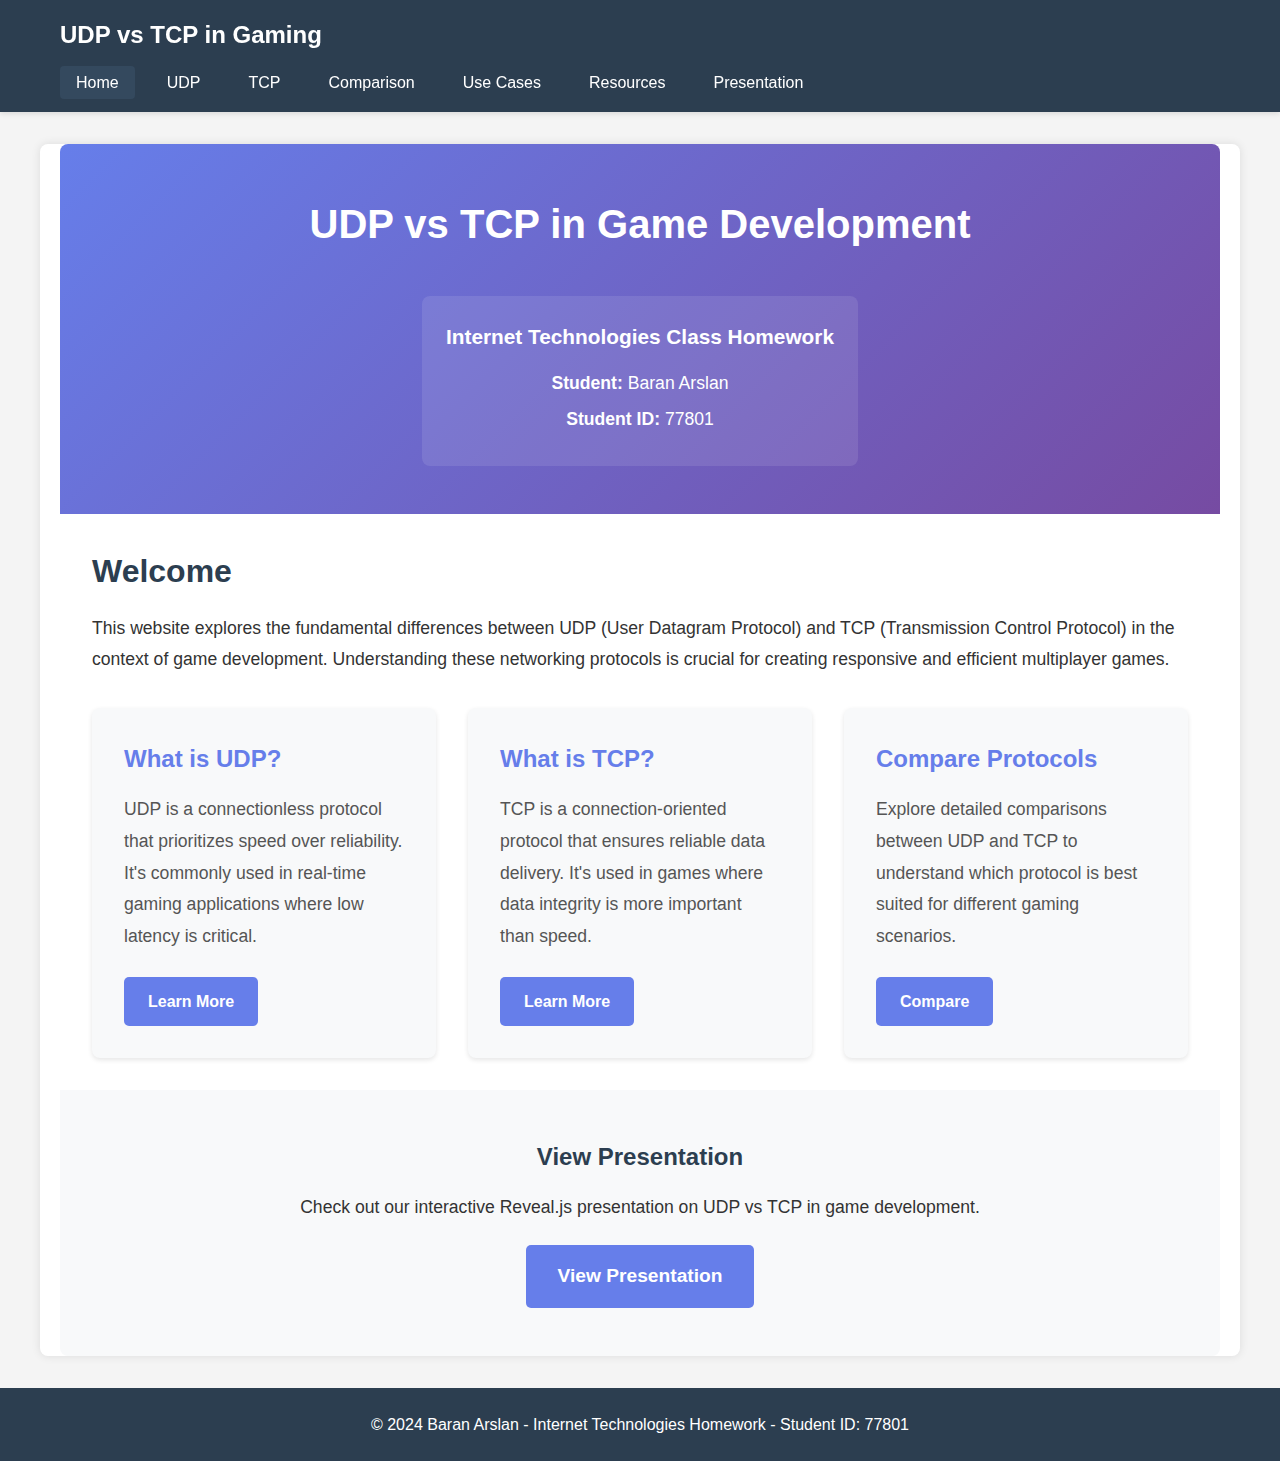
<file: index.html>
<!DOCTYPE html>
<html lang="en">
<head>
    <meta charset="UTF-8">
    <meta name="viewport" content="width=device-width, initial-scale=1.0">
    <title>UDP vs TCP in Game Development - Home</title>
    <link rel="stylesheet" href="styles.css">
</head>
<body>
    <nav class="navbar">
        <div class="nav-container">
            <h1 class="nav-title">UDP vs TCP in Gaming</h1>
            <ul class="nav-menu">
                <li><a href="index.html" class="active">Home</a></li>
                <li><a href="udp.html">UDP</a></li>
                <li><a href="tcp.html">TCP</a></li>
                <li><a href="comparison.html">Comparison</a></li>
                <li><a href="usecases.html">Use Cases</a></li>
                <li><a href="resources.html">Resources</a></li>
                <li><a href="presentation.html">Presentation</a></li>
            </ul>
        </div>
    </nav>

    <main class="container">
        <section class="hero">
            <h1>UDP vs TCP in Game Development</h1>
            <div class="student-info">
                <h3>Internet Technologies Class Homework</h3>
                <p><strong>Student:</strong> Baran Arslan</p>
                <p><strong>Student ID:</strong> 77801</p>
            </div>
        </section>

        <section class="content">
            <h2>Welcome</h2>
            <p>
                This website explores the fundamental differences between UDP (User Datagram Protocol) 
                and TCP (Transmission Control Protocol) in the context of game development. 
                Understanding these networking protocols is crucial for creating responsive and 
                efficient multiplayer games.
            </p>

            <div class="intro-cards">
                <div class="card">
                    <h3>What is UDP?</h3>
                    <p>
                        UDP is a connectionless protocol that prioritizes speed over reliability. 
                        It's commonly used in real-time gaming applications where low latency is critical.
                    </p>
                    <a href="udp.html" class="btn">Learn More</a>
                </div>

                <div class="card">
                    <h3>What is TCP?</h3>
                    <p>
                        TCP is a connection-oriented protocol that ensures reliable data delivery. 
                        It's used in games where data integrity is more important than speed.
                    </p>
                    <a href="tcp.html" class="btn">Learn More</a>
                </div>

                <div class="card">
                    <h3>Compare Protocols</h3>
                    <p>
                        Explore detailed comparisons between UDP and TCP to understand which protocol 
                        is best suited for different gaming scenarios.
                    </p>
                    <a href="comparison.html" class="btn">Compare</a>
                </div>
            </div>
        </section>

        <section class="presentation-link">
            <h2>View Presentation</h2>
            <p>Check out our interactive Reveal.js presentation on UDP vs TCP in game development.</p>
            <a href="presentation.html" class="btn btn-large">View Presentation</a>
        </section>
    </main>

    <footer>
        <p>&copy; 2024 Baran Arslan - Internet Technologies Homework - Student ID: 77801</p>
    </footer>
</body>
</html>
</file>
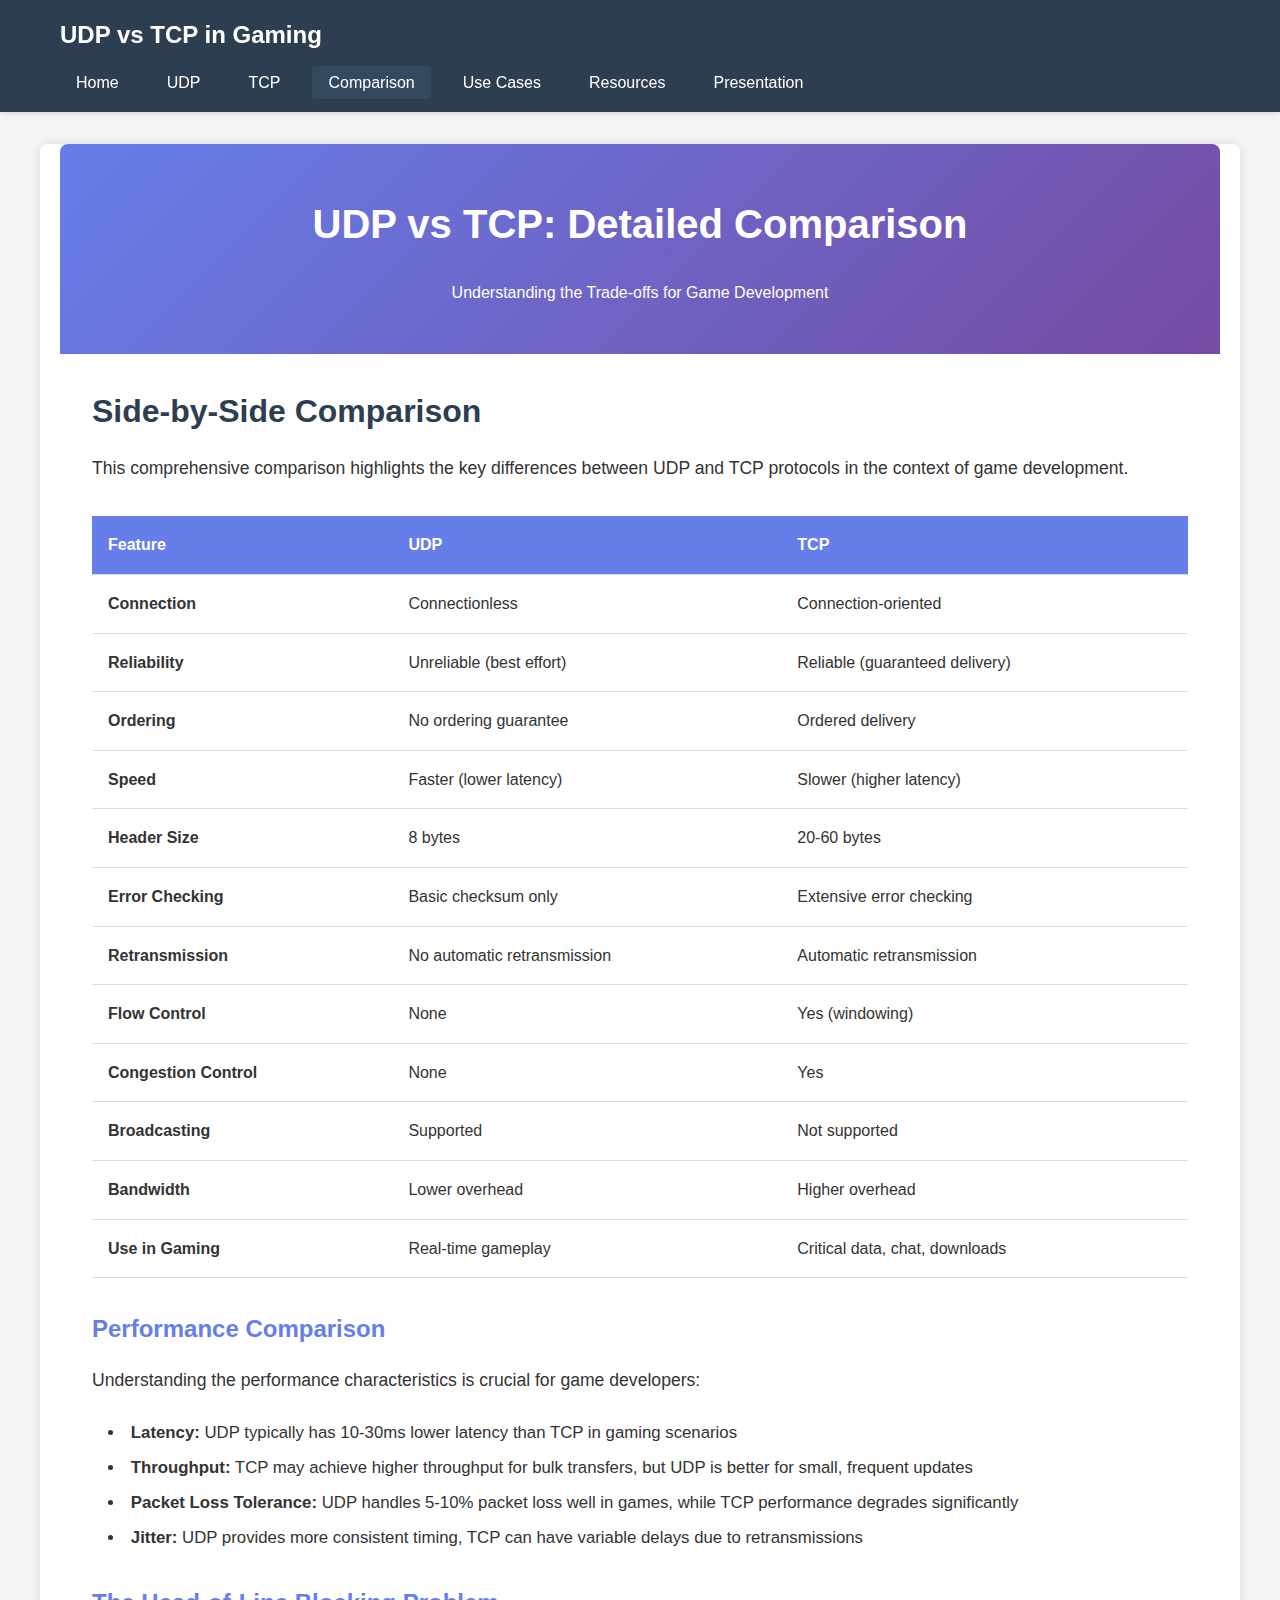
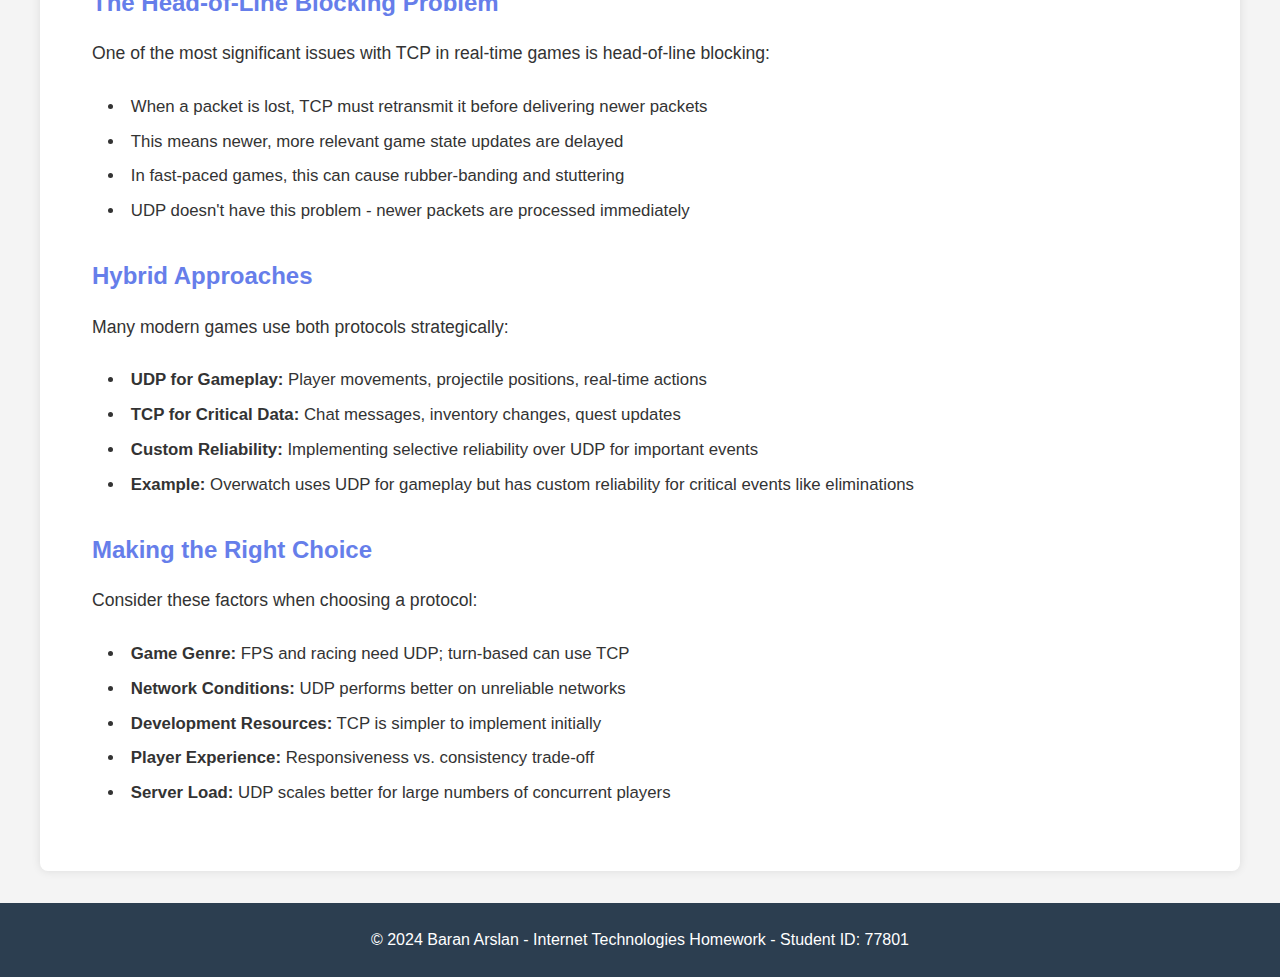
<file: comparison.html>
<!DOCTYPE html>
<html lang="en">
<head>
    <meta charset="UTF-8">
    <meta name="viewport" content="width=device-width, initial-scale=1.0">
    <title>UDP vs TCP Comparison - Game Development</title>
    <link rel="stylesheet" href="styles.css">
</head>
<body>
    <nav class="navbar">
        <div class="nav-container">
            <h1 class="nav-title">UDP vs TCP in Gaming</h1>
            <ul class="nav-menu">
                <li><a href="index.html">Home</a></li>
                <li><a href="udp.html">UDP</a></li>
                <li><a href="tcp.html">TCP</a></li>
                <li><a href="comparison.html" class="active">Comparison</a></li>
                <li><a href="usecases.html">Use Cases</a></li>
                <li><a href="resources.html">Resources</a></li>
                <li><a href="presentation.html">Presentation</a></li>
            </ul>
        </div>
    </nav>

    <main class="container">
        <section class="hero">
            <h1>UDP vs TCP: Detailed Comparison</h1>
            <p>Understanding the Trade-offs for Game Development</p>
        </section>

        <section class="content">
            <h2>Side-by-Side Comparison</h2>
            <p>
                This comprehensive comparison highlights the key differences between UDP and TCP 
                protocols in the context of game development.
            </p>

            <table class="comparison-table">
                <thead>
                    <tr>
                        <th>Feature</th>
                        <th>UDP</th>
                        <th>TCP</th>
                    </tr>
                </thead>
                <tbody>
                    <tr>
                        <td><strong>Connection</strong></td>
                        <td>Connectionless</td>
                        <td>Connection-oriented</td>
                    </tr>
                    <tr>
                        <td><strong>Reliability</strong></td>
                        <td>Unreliable (best effort)</td>
                        <td>Reliable (guaranteed delivery)</td>
                    </tr>
                    <tr>
                        <td><strong>Ordering</strong></td>
                        <td>No ordering guarantee</td>
                        <td>Ordered delivery</td>
                    </tr>
                    <tr>
                        <td><strong>Speed</strong></td>
                        <td>Faster (lower latency)</td>
                        <td>Slower (higher latency)</td>
                    </tr>
                    <tr>
                        <td><strong>Header Size</strong></td>
                        <td>8 bytes</td>
                        <td>20-60 bytes</td>
                    </tr>
                    <tr>
                        <td><strong>Error Checking</strong></td>
                        <td>Basic checksum only</td>
                        <td>Extensive error checking</td>
                    </tr>
                    <tr>
                        <td><strong>Retransmission</strong></td>
                        <td>No automatic retransmission</td>
                        <td>Automatic retransmission</td>
                    </tr>
                    <tr>
                        <td><strong>Flow Control</strong></td>
                        <td>None</td>
                        <td>Yes (windowing)</td>
                    </tr>
                    <tr>
                        <td><strong>Congestion Control</strong></td>
                        <td>None</td>
                        <td>Yes</td>
                    </tr>
                    <tr>
                        <td><strong>Broadcasting</strong></td>
                        <td>Supported</td>
                        <td>Not supported</td>
                    </tr>
                    <tr>
                        <td><strong>Bandwidth</strong></td>
                        <td>Lower overhead</td>
                        <td>Higher overhead</td>
                    </tr>
                    <tr>
                        <td><strong>Use in Gaming</strong></td>
                        <td>Real-time gameplay</td>
                        <td>Critical data, chat, downloads</td>
                    </tr>
                </tbody>
            </table>

            <div class="protocol-section">
                <h3>Performance Comparison</h3>
                <p>
                    Understanding the performance characteristics is crucial for game developers:
                </p>
                <ul>
                    <li><strong>Latency:</strong> UDP typically has 10-30ms lower latency than TCP in gaming scenarios</li>
                    <li><strong>Throughput:</strong> TCP may achieve higher throughput for bulk transfers, but UDP is better for small, frequent updates</li>
                    <li><strong>Packet Loss Tolerance:</strong> UDP handles 5-10% packet loss well in games, while TCP performance degrades significantly</li>
                    <li><strong>Jitter:</strong> UDP provides more consistent timing, TCP can have variable delays due to retransmissions</li>
                </ul>
            </div>

            <div class="protocol-section">
                <h3>The Head-of-Line Blocking Problem</h3>
                <p>
                    One of the most significant issues with TCP in real-time games is head-of-line blocking:
                </p>
                <ul>
                    <li>When a packet is lost, TCP must retransmit it before delivering newer packets</li>
                    <li>This means newer, more relevant game state updates are delayed</li>
                    <li>In fast-paced games, this can cause rubber-banding and stuttering</li>
                    <li>UDP doesn't have this problem - newer packets are processed immediately</li>
                </ul>
            </div>

            <div class="protocol-section">
                <h3>Hybrid Approaches</h3>
                <p>
                    Many modern games use both protocols strategically:
                </p>
                <ul>
                    <li><strong>UDP for Gameplay:</strong> Player movements, projectile positions, real-time actions</li>
                    <li><strong>TCP for Critical Data:</strong> Chat messages, inventory changes, quest updates</li>
                    <li><strong>Custom Reliability:</strong> Implementing selective reliability over UDP for important events</li>
                    <li><strong>Example:</strong> Overwatch uses UDP for gameplay but has custom reliability for critical events like eliminations</li>
                </ul>
            </div>

            <div class="protocol-section">
                <h3>Making the Right Choice</h3>
                <p>
                    Consider these factors when choosing a protocol:
                </p>
                <ul>
                    <li><strong>Game Genre:</strong> FPS and racing need UDP; turn-based can use TCP</li>
                    <li><strong>Network Conditions:</strong> UDP performs better on unreliable networks</li>
                    <li><strong>Development Resources:</strong> TCP is simpler to implement initially</li>
                    <li><strong>Player Experience:</strong> Responsiveness vs. consistency trade-off</li>
                    <li><strong>Server Load:</strong> UDP scales better for large numbers of concurrent players</li>
                </ul>
            </div>
        </section>
    </main>

    <footer>
        <p>&copy; 2024 Baran Arslan - Internet Technologies Homework - Student ID: 77801</p>
    </footer>
</body>
</html>
</file>
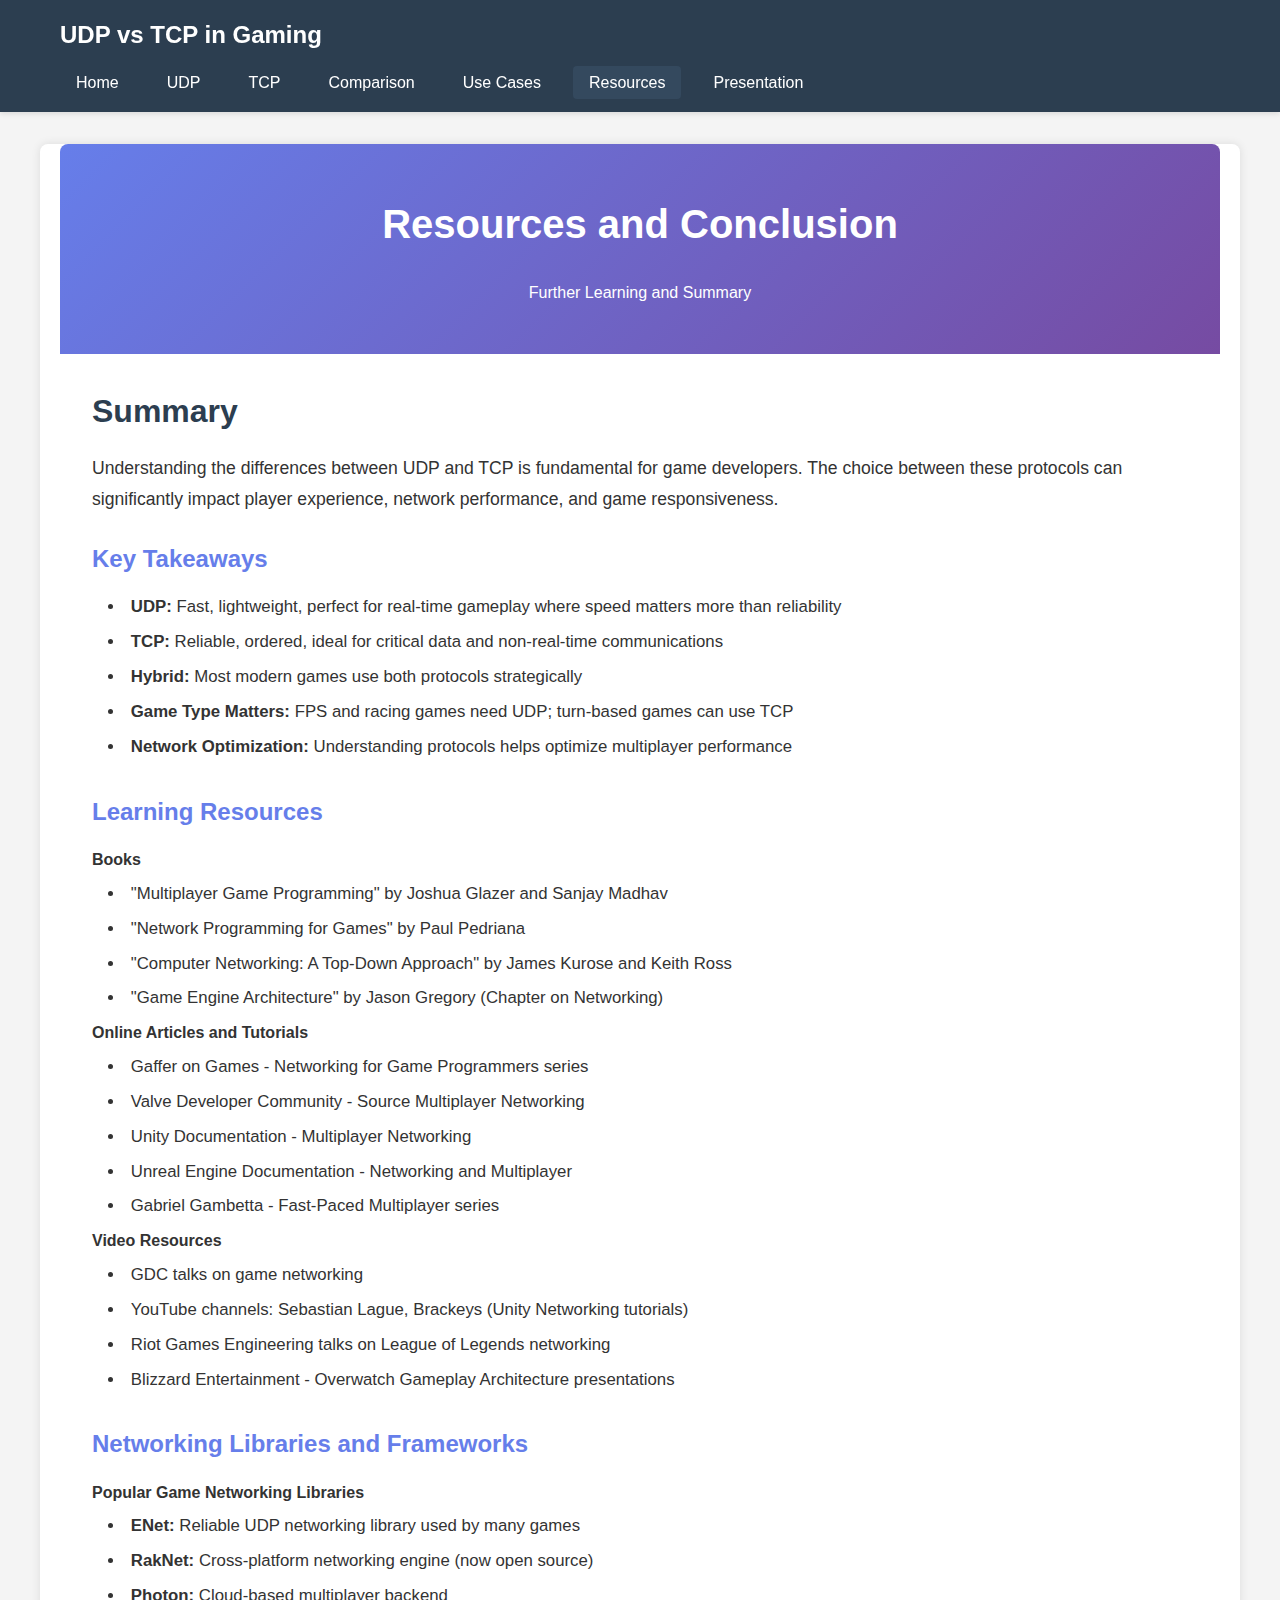
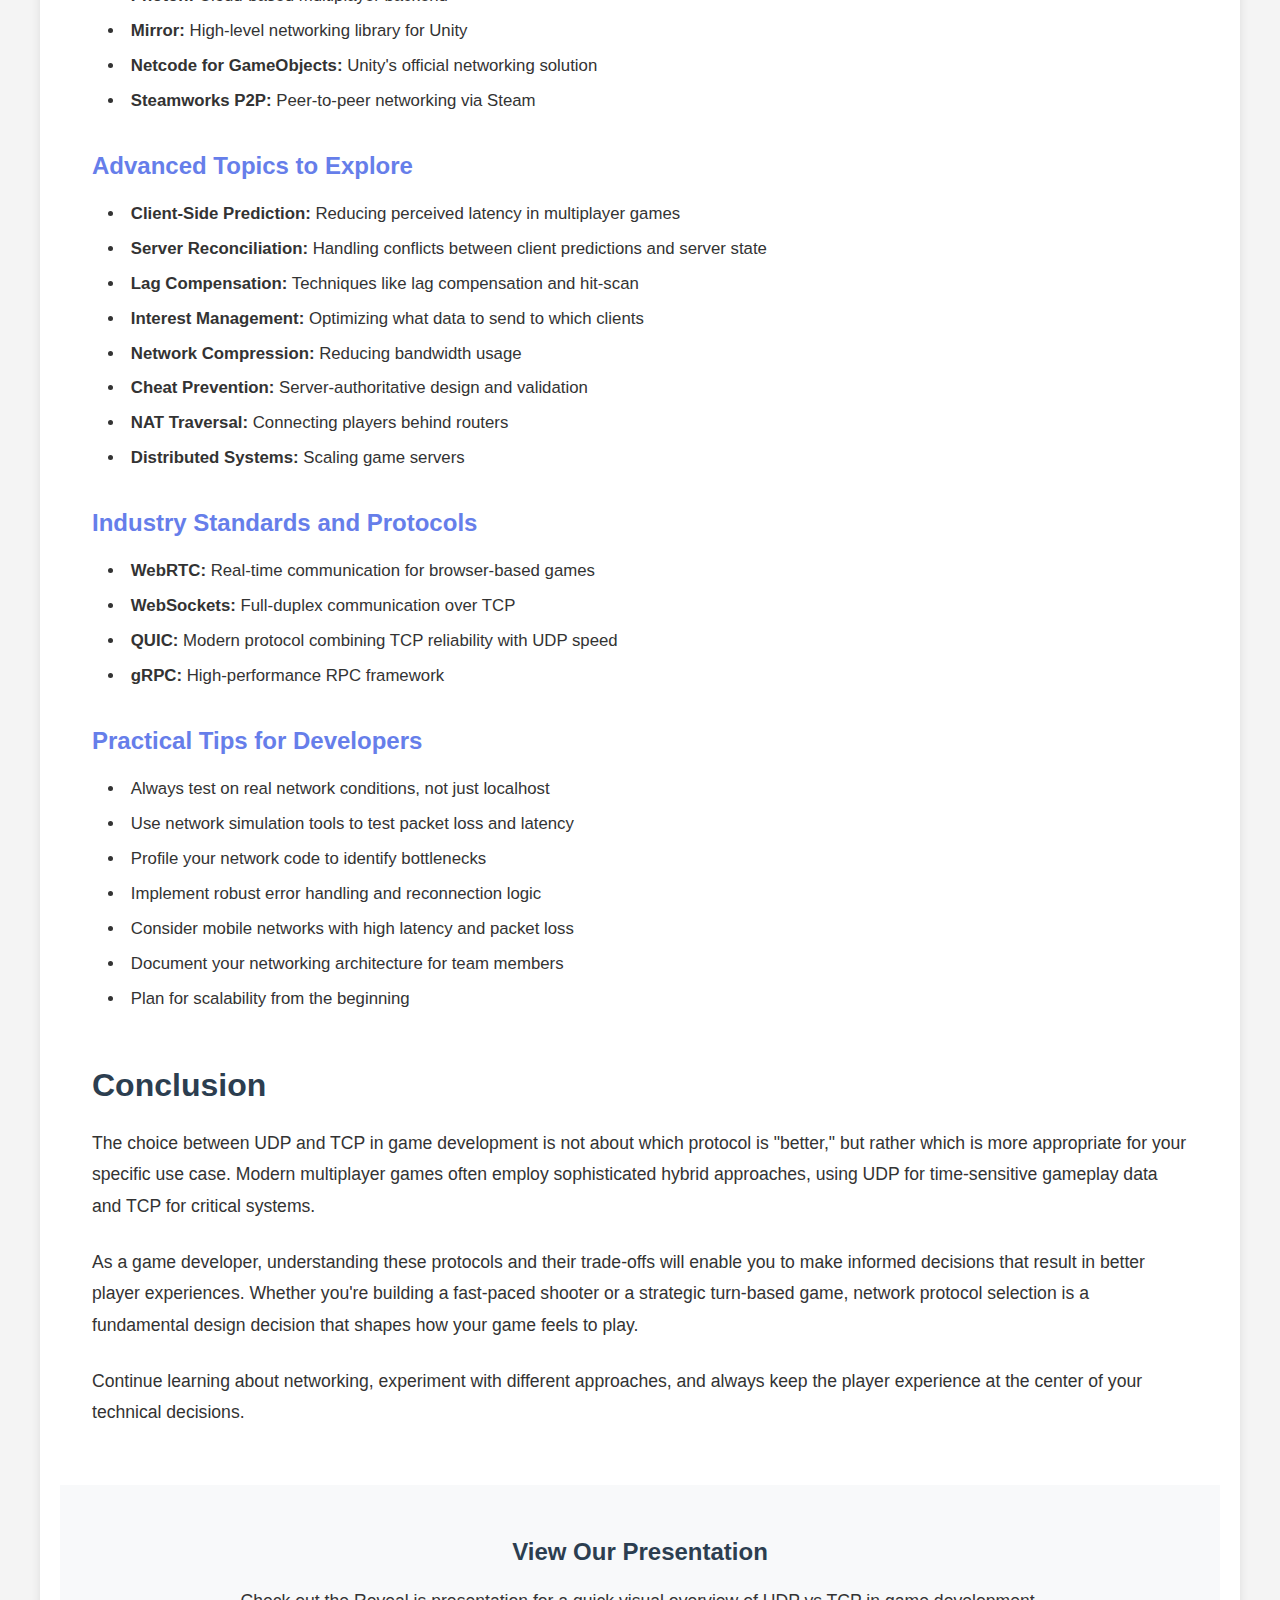
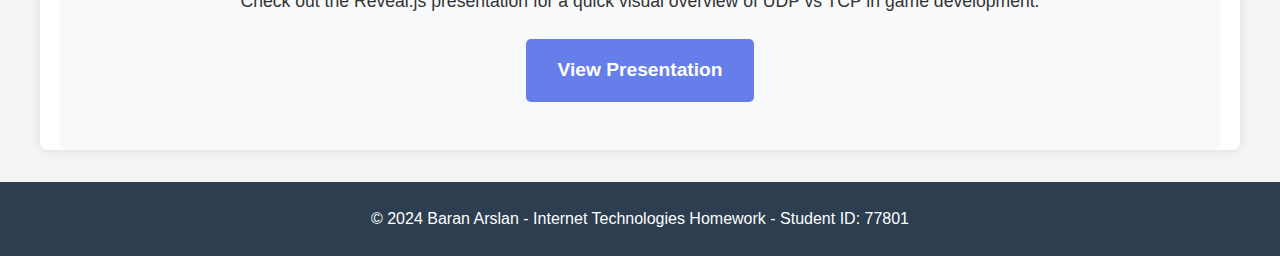
<file: resources.html>
<!DOCTYPE html>
<html lang="en">
<head>
    <meta charset="UTF-8">
    <meta name="viewport" content="width=device-width, initial-scale=1.0">
    <title>Resources - UDP vs TCP in Game Development</title>
    <link rel="stylesheet" href="styles.css">
</head>
<body>
    <nav class="navbar">
        <div class="nav-container">
            <h1 class="nav-title">UDP vs TCP in Gaming</h1>
            <ul class="nav-menu">
                <li><a href="index.html">Home</a></li>
                <li><a href="udp.html">UDP</a></li>
                <li><a href="tcp.html">TCP</a></li>
                <li><a href="comparison.html">Comparison</a></li>
                <li><a href="usecases.html">Use Cases</a></li>
                <li><a href="resources.html" class="active">Resources</a></li>
                <li><a href="presentation.html">Presentation</a></li>
            </ul>
        </div>
    </nav>

    <main class="container">
        <section class="hero">
            <h1>Resources and Conclusion</h1>
            <p>Further Learning and Summary</p>
        </section>

        <section class="content">
            <h2>Summary</h2>
            <p>
                Understanding the differences between UDP and TCP is fundamental for game developers. 
                The choice between these protocols can significantly impact player experience, 
                network performance, and game responsiveness.
            </p>

            <div class="protocol-section">
                <h3>Key Takeaways</h3>
                <ul>
                    <li><strong>UDP:</strong> Fast, lightweight, perfect for real-time gameplay where speed matters more than reliability</li>
                    <li><strong>TCP:</strong> Reliable, ordered, ideal for critical data and non-real-time communications</li>
                    <li><strong>Hybrid:</strong> Most modern games use both protocols strategically</li>
                    <li><strong>Game Type Matters:</strong> FPS and racing games need UDP; turn-based games can use TCP</li>
                    <li><strong>Network Optimization:</strong> Understanding protocols helps optimize multiplayer performance</li>
                </ul>
            </div>

            <div class="protocol-section">
                <h3>Learning Resources</h3>
                <h4>Books</h4>
                <ul>
                    <li>"Multiplayer Game Programming" by Joshua Glazer and Sanjay Madhav</li>
                    <li>"Network Programming for Games" by Paul Pedriana</li>
                    <li>"Computer Networking: A Top-Down Approach" by James Kurose and Keith Ross</li>
                    <li>"Game Engine Architecture" by Jason Gregory (Chapter on Networking)</li>
                </ul>

                <h4>Online Articles and Tutorials</h4>
                <ul>
                    <li>Gaffer on Games - Networking for Game Programmers series</li>
                    <li>Valve Developer Community - Source Multiplayer Networking</li>
                    <li>Unity Documentation - Multiplayer Networking</li>
                    <li>Unreal Engine Documentation - Networking and Multiplayer</li>
                    <li>Gabriel Gambetta - Fast-Paced Multiplayer series</li>
                </ul>

                <h4>Video Resources</h4>
                <ul>
                    <li>GDC talks on game networking</li>
                    <li>YouTube channels: Sebastian Lague, Brackeys (Unity Networking tutorials)</li>
                    <li>Riot Games Engineering talks on League of Legends networking</li>
                    <li>Blizzard Entertainment - Overwatch Gameplay Architecture presentations</li>
                </ul>
            </div>

            <div class="protocol-section">
                <h3>Networking Libraries and Frameworks</h3>
                <h4>Popular Game Networking Libraries</h4>
                <ul>
                    <li><strong>ENet:</strong> Reliable UDP networking library used by many games</li>
                    <li><strong>RakNet:</strong> Cross-platform networking engine (now open source)</li>
                    <li><strong>Photon:</strong> Cloud-based multiplayer backend</li>
                    <li><strong>Mirror:</strong> High-level networking library for Unity</li>
                    <li><strong>Netcode for GameObjects:</strong> Unity's official networking solution</li>
                    <li><strong>Steamworks P2P:</strong> Peer-to-peer networking via Steam</li>
                </ul>
            </div>

            <div class="protocol-section">
                <h3>Advanced Topics to Explore</h3>
                <ul>
                    <li><strong>Client-Side Prediction:</strong> Reducing perceived latency in multiplayer games</li>
                    <li><strong>Server Reconciliation:</strong> Handling conflicts between client predictions and server state</li>
                    <li><strong>Lag Compensation:</strong> Techniques like lag compensation and hit-scan</li>
                    <li><strong>Interest Management:</strong> Optimizing what data to send to which clients</li>
                    <li><strong>Network Compression:</strong> Reducing bandwidth usage</li>
                    <li><strong>Cheat Prevention:</strong> Server-authoritative design and validation</li>
                    <li><strong>NAT Traversal:</strong> Connecting players behind routers</li>
                    <li><strong>Distributed Systems:</strong> Scaling game servers</li>
                </ul>
            </div>

            <div class="protocol-section">
                <h3>Industry Standards and Protocols</h3>
                <ul>
                    <li><strong>WebRTC:</strong> Real-time communication for browser-based games</li>
                    <li><strong>WebSockets:</strong> Full-duplex communication over TCP</li>
                    <li><strong>QUIC:</strong> Modern protocol combining TCP reliability with UDP speed</li>
                    <li><strong>gRPC:</strong> High-performance RPC framework</li>
                </ul>
            </div>

            <div class="protocol-section">
                <h3>Practical Tips for Developers</h3>
                <ul>
                    <li>Always test on real network conditions, not just localhost</li>
                    <li>Use network simulation tools to test packet loss and latency</li>
                    <li>Profile your network code to identify bottlenecks</li>
                    <li>Implement robust error handling and reconnection logic</li>
                    <li>Consider mobile networks with high latency and packet loss</li>
                    <li>Document your networking architecture for team members</li>
                    <li>Plan for scalability from the beginning</li>
                </ul>
            </div>

            <h2 style="margin-top: 3rem;">Conclusion</h2>
            <p>
                The choice between UDP and TCP in game development is not about which protocol is 
                "better," but rather which is more appropriate for your specific use case. Modern 
                multiplayer games often employ sophisticated hybrid approaches, using UDP for 
                time-sensitive gameplay data and TCP for critical systems.
            </p>
            <p>
                As a game developer, understanding these protocols and their trade-offs will enable 
                you to make informed decisions that result in better player experiences. Whether 
                you're building a fast-paced shooter or a strategic turn-based game, network protocol 
                selection is a fundamental design decision that shapes how your game feels to play.
            </p>
            <p>
                Continue learning about networking, experiment with different approaches, and always 
                keep the player experience at the center of your technical decisions.
            </p>
        </section>

        <section class="presentation-link">
            <h2>View Our Presentation</h2>
            <p>Check out the Reveal.js presentation for a quick visual overview of UDP vs TCP in game development.</p>
            <a href="presentation.html" class="btn btn-large">View Presentation</a>
        </section>
    </main>

    <footer>
        <p>&copy; 2024 Baran Arslan - Internet Technologies Homework - Student ID: 77801</p>
    </footer>
</body>
</html>
</file>
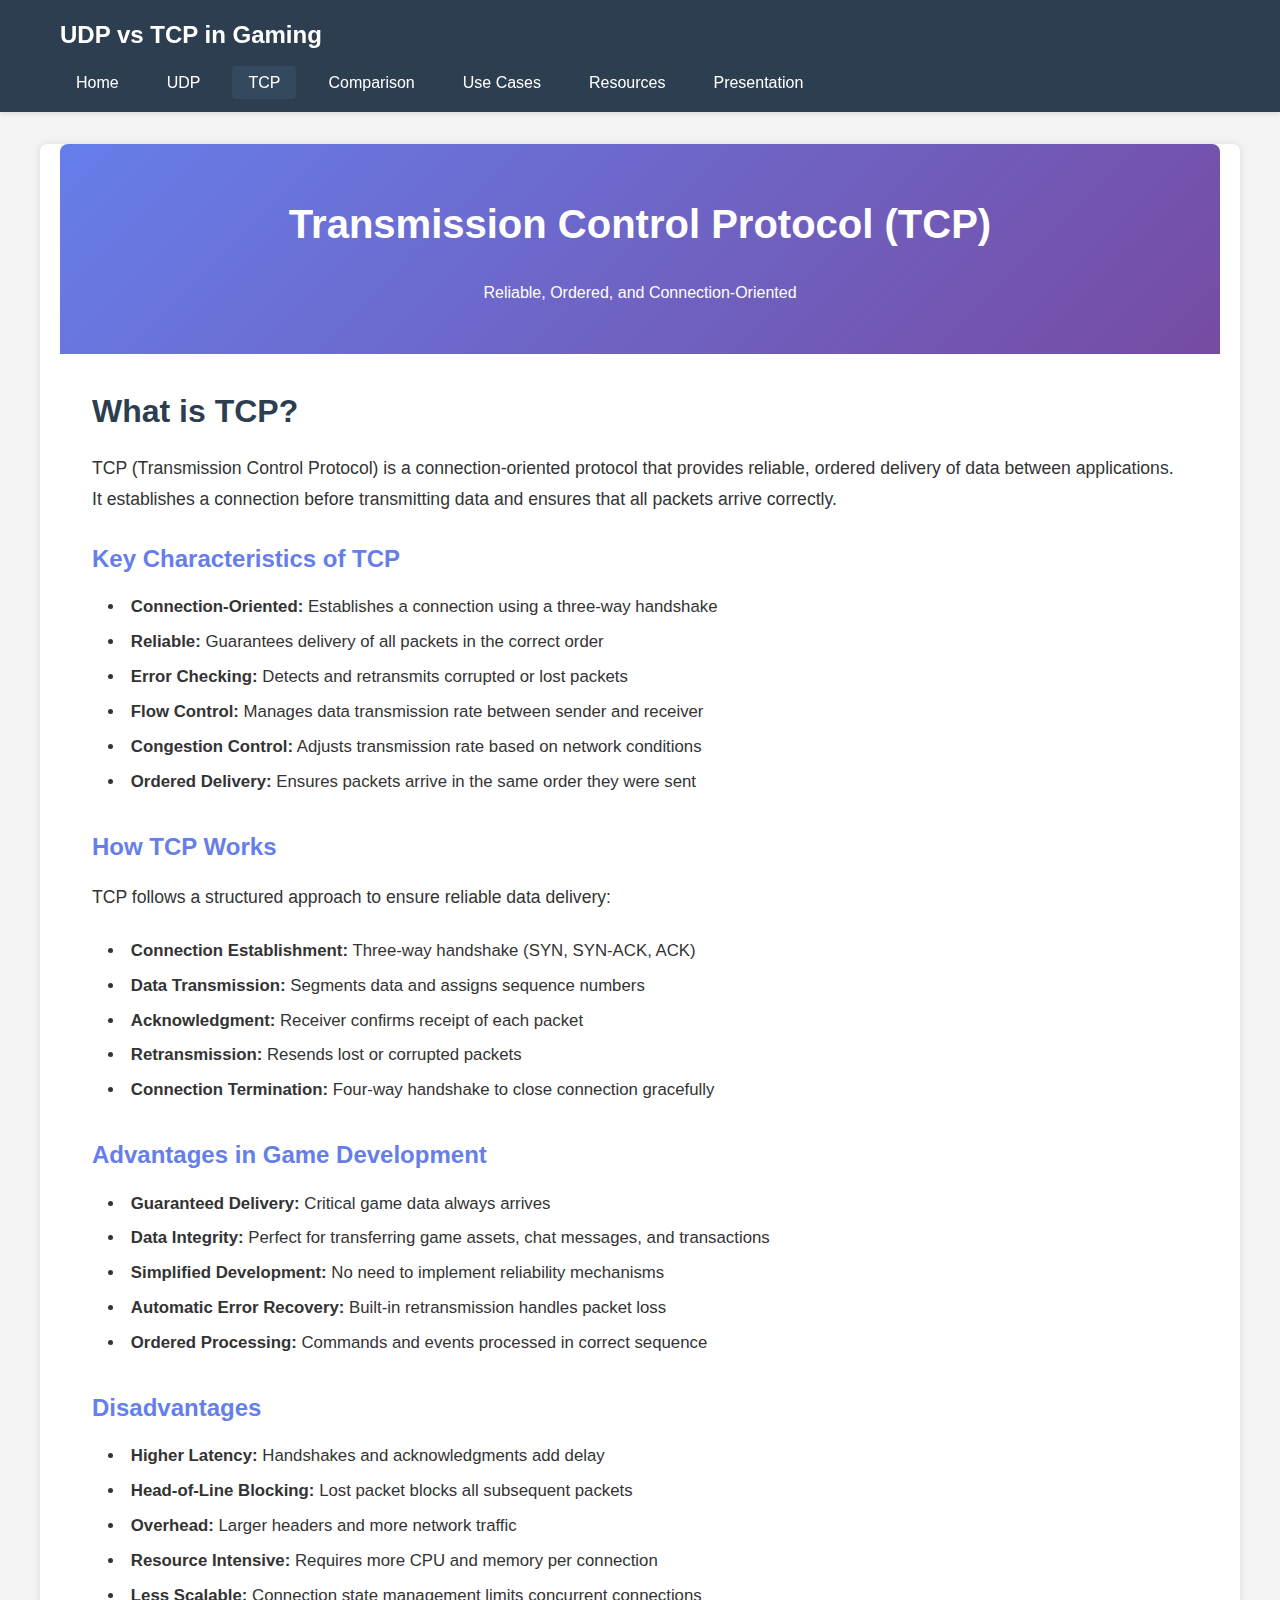
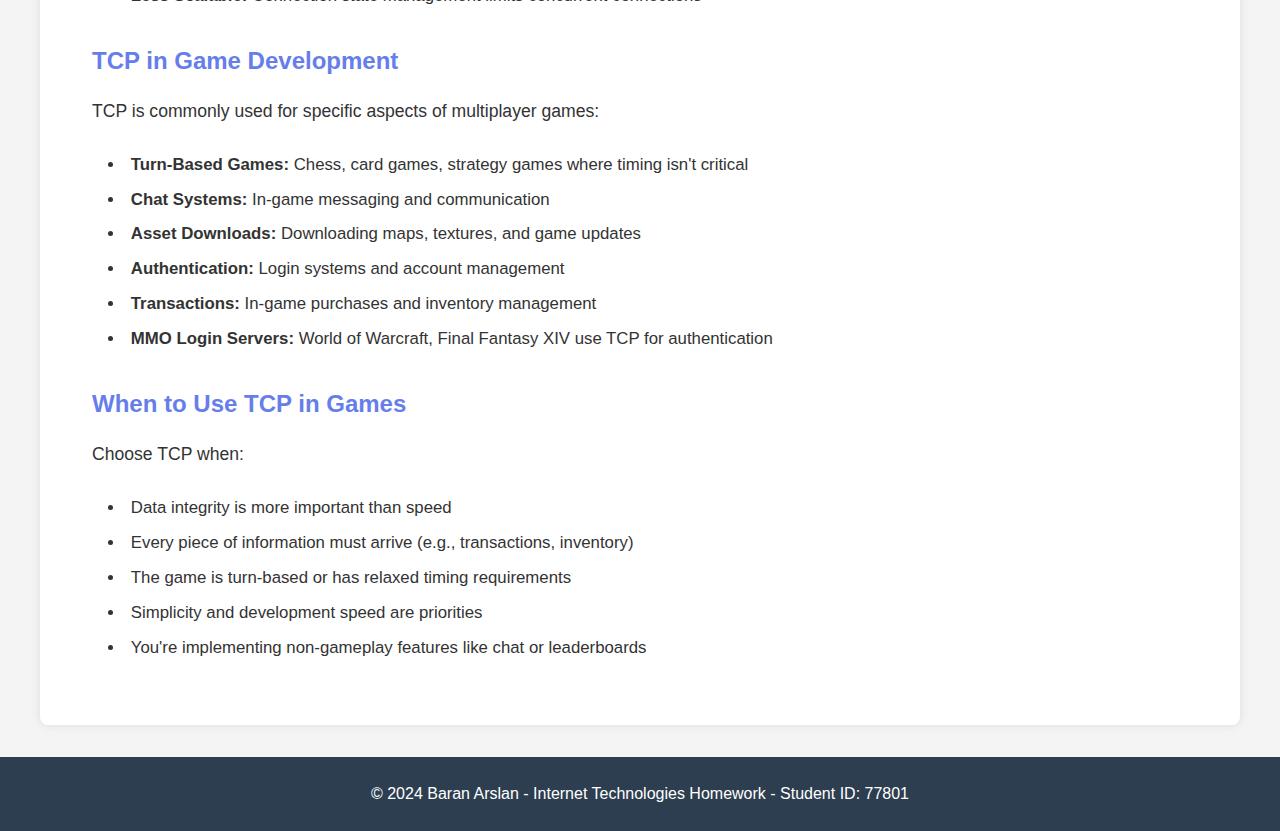
<file: tcp.html>
<!DOCTYPE html>
<html lang="en">
<head>
    <meta charset="UTF-8">
    <meta name="viewport" content="width=device-width, initial-scale=1.0">
    <title>TCP Protocol - UDP vs TCP in Game Development</title>
    <link rel="stylesheet" href="styles.css">
</head>
<body>
    <nav class="navbar">
        <div class="nav-container">
            <h1 class="nav-title">UDP vs TCP in Gaming</h1>
            <ul class="nav-menu">
                <li><a href="index.html">Home</a></li>
                <li><a href="udp.html">UDP</a></li>
                <li><a href="tcp.html" class="active">TCP</a></li>
                <li><a href="comparison.html">Comparison</a></li>
                <li><a href="usecases.html">Use Cases</a></li>
                <li><a href="resources.html">Resources</a></li>
                <li><a href="presentation.html">Presentation</a></li>
            </ul>
        </div>
    </nav>

    <main class="container">
        <section class="hero">
            <h1>Transmission Control Protocol (TCP)</h1>
            <p>Reliable, Ordered, and Connection-Oriented</p>
        </section>

        <section class="content">
            <h2>What is TCP?</h2>
            <p>
                TCP (Transmission Control Protocol) is a connection-oriented protocol that provides 
                reliable, ordered delivery of data between applications. It establishes a connection 
                before transmitting data and ensures that all packets arrive correctly.
            </p>

            <div class="protocol-section">
                <h3>Key Characteristics of TCP</h3>
                <ul>
                    <li><strong>Connection-Oriented:</strong> Establishes a connection using a three-way handshake</li>
                    <li><strong>Reliable:</strong> Guarantees delivery of all packets in the correct order</li>
                    <li><strong>Error Checking:</strong> Detects and retransmits corrupted or lost packets</li>
                    <li><strong>Flow Control:</strong> Manages data transmission rate between sender and receiver</li>
                    <li><strong>Congestion Control:</strong> Adjusts transmission rate based on network conditions</li>
                    <li><strong>Ordered Delivery:</strong> Ensures packets arrive in the same order they were sent</li>
                </ul>
            </div>

            <div class="protocol-section">
                <h3>How TCP Works</h3>
                <p>
                    TCP follows a structured approach to ensure reliable data delivery:
                </p>
                <ul>
                    <li><strong>Connection Establishment:</strong> Three-way handshake (SYN, SYN-ACK, ACK)</li>
                    <li><strong>Data Transmission:</strong> Segments data and assigns sequence numbers</li>
                    <li><strong>Acknowledgment:</strong> Receiver confirms receipt of each packet</li>
                    <li><strong>Retransmission:</strong> Resends lost or corrupted packets</li>
                    <li><strong>Connection Termination:</strong> Four-way handshake to close connection gracefully</li>
                </ul>
            </div>

            <div class="protocol-section">
                <h3>Advantages in Game Development</h3>
                <ul>
                    <li><strong>Guaranteed Delivery:</strong> Critical game data always arrives</li>
                    <li><strong>Data Integrity:</strong> Perfect for transferring game assets, chat messages, and transactions</li>
                    <li><strong>Simplified Development:</strong> No need to implement reliability mechanisms</li>
                    <li><strong>Automatic Error Recovery:</strong> Built-in retransmission handles packet loss</li>
                    <li><strong>Ordered Processing:</strong> Commands and events processed in correct sequence</li>
                </ul>
            </div>

            <div class="protocol-section">
                <h3>Disadvantages</h3>
                <ul>
                    <li><strong>Higher Latency:</strong> Handshakes and acknowledgments add delay</li>
                    <li><strong>Head-of-Line Blocking:</strong> Lost packet blocks all subsequent packets</li>
                    <li><strong>Overhead:</strong> Larger headers and more network traffic</li>
                    <li><strong>Resource Intensive:</strong> Requires more CPU and memory per connection</li>
                    <li><strong>Less Scalable:</strong> Connection state management limits concurrent connections</li>
                </ul>
            </div>

            <div class="protocol-section">
                <h3>TCP in Game Development</h3>
                <p>
                    TCP is commonly used for specific aspects of multiplayer games:
                </p>
                <ul>
                    <li><strong>Turn-Based Games:</strong> Chess, card games, strategy games where timing isn't critical</li>
                    <li><strong>Chat Systems:</strong> In-game messaging and communication</li>
                    <li><strong>Asset Downloads:</strong> Downloading maps, textures, and game updates</li>
                    <li><strong>Authentication:</strong> Login systems and account management</li>
                    <li><strong>Transactions:</strong> In-game purchases and inventory management</li>
                    <li><strong>MMO Login Servers:</strong> World of Warcraft, Final Fantasy XIV use TCP for authentication</li>
                </ul>
            </div>

            <div class="protocol-section">
                <h3>When to Use TCP in Games</h3>
                <p>
                    Choose TCP when:
                </p>
                <ul>
                    <li>Data integrity is more important than speed</li>
                    <li>Every piece of information must arrive (e.g., transactions, inventory)</li>
                    <li>The game is turn-based or has relaxed timing requirements</li>
                    <li>Simplicity and development speed are priorities</li>
                    <li>You're implementing non-gameplay features like chat or leaderboards</li>
                </ul>
            </div>
        </section>
    </main>

    <footer>
        <p>&copy; 2024 Baran Arslan - Internet Technologies Homework - Student ID: 77801</p>
    </footer>
</body>
</html>
</file>
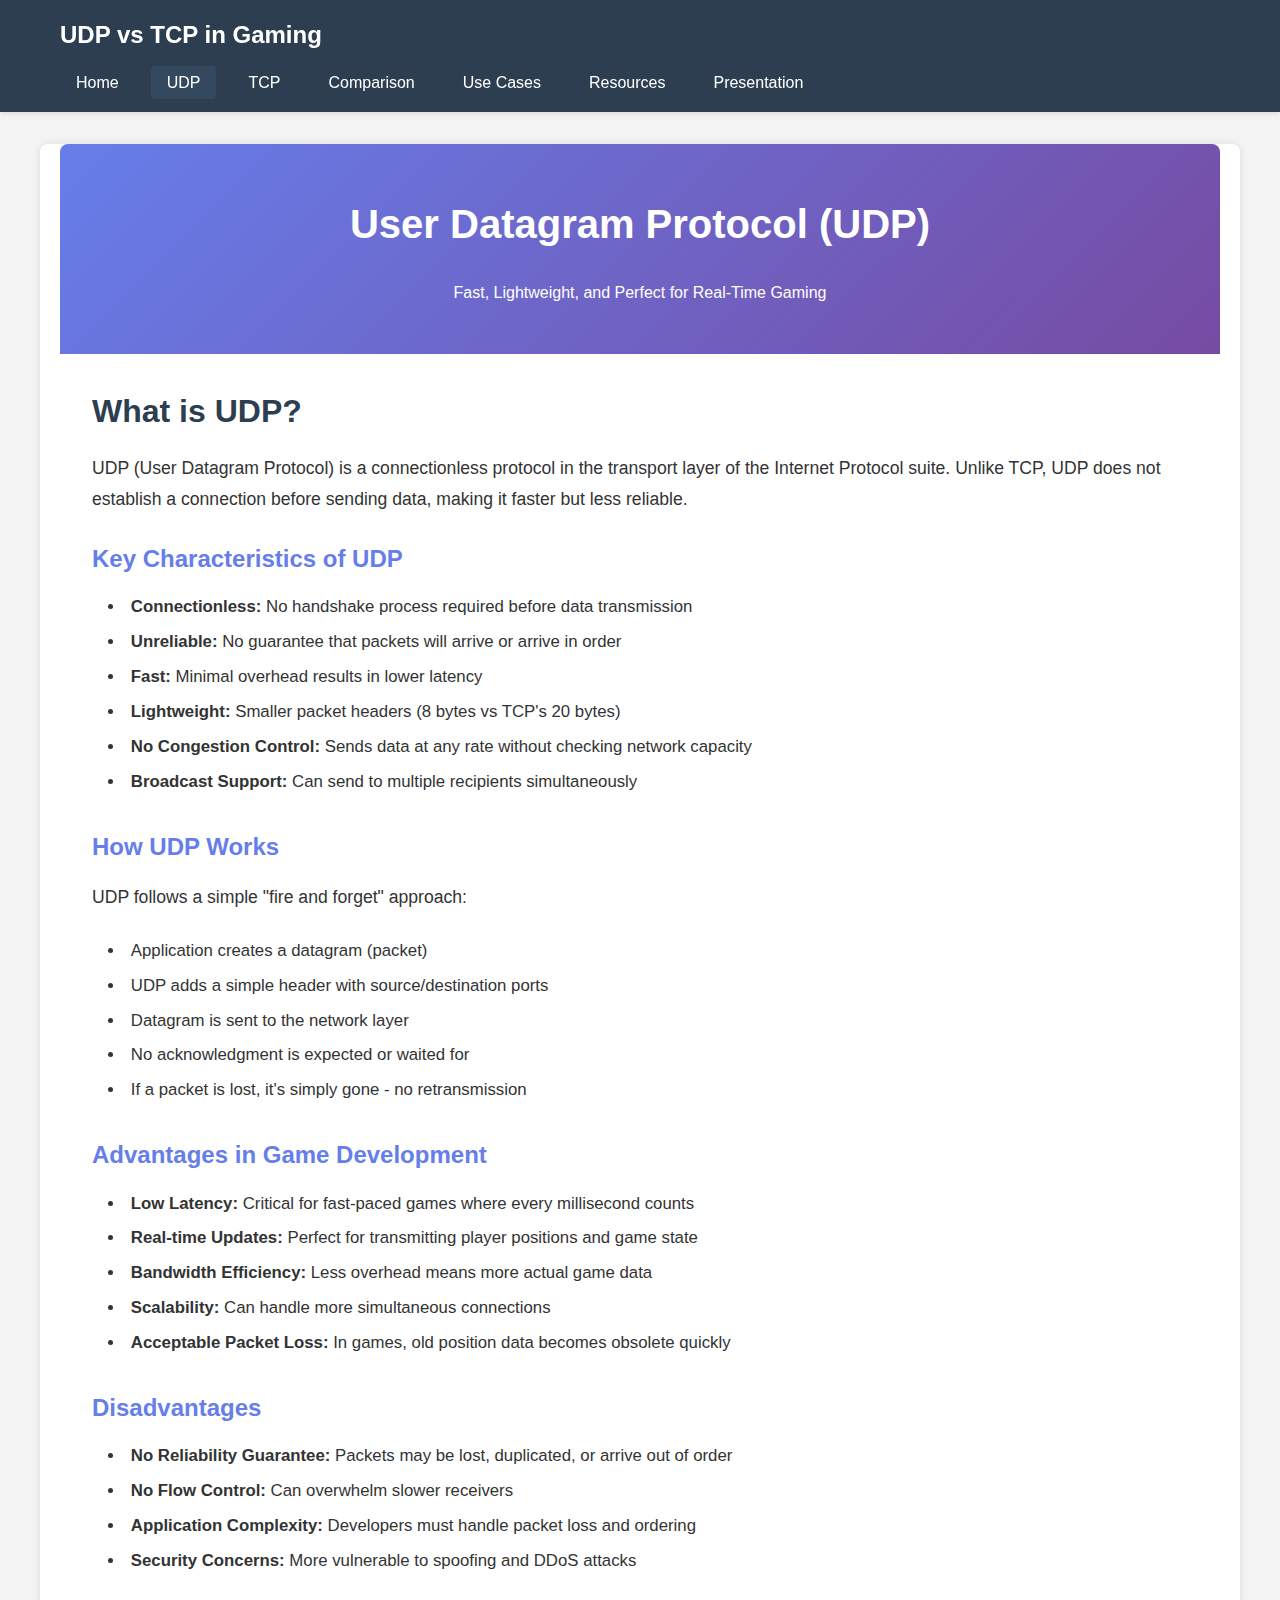
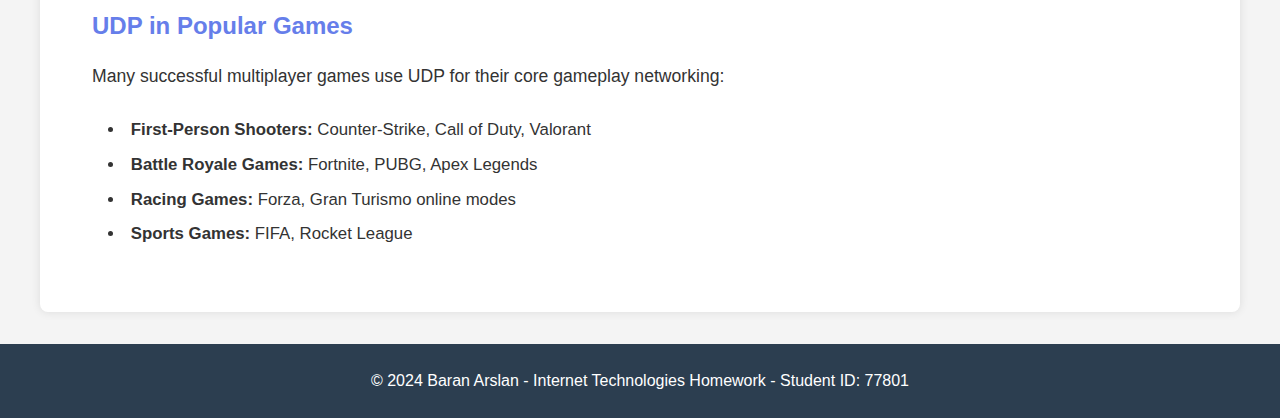
<file: udp.html>
<!DOCTYPE html>
<html lang="en">
<head>
    <meta charset="UTF-8">
    <meta name="viewport" content="width=device-width, initial-scale=1.0">
    <title>UDP Protocol - UDP vs TCP in Game Development</title>
    <link rel="stylesheet" href="styles.css">
</head>
<body>
    <nav class="navbar">
        <div class="nav-container">
            <h1 class="nav-title">UDP vs TCP in Gaming</h1>
            <ul class="nav-menu">
                <li><a href="index.html">Home</a></li>
                <li><a href="udp.html" class="active">UDP</a></li>
                <li><a href="tcp.html">TCP</a></li>
                <li><a href="comparison.html">Comparison</a></li>
                <li><a href="usecases.html">Use Cases</a></li>
                <li><a href="resources.html">Resources</a></li>
                <li><a href="presentation.html">Presentation</a></li>
            </ul>
        </div>
    </nav>

    <main class="container">
        <section class="hero">
            <h1>User Datagram Protocol (UDP)</h1>
            <p>Fast, Lightweight, and Perfect for Real-Time Gaming</p>
        </section>

        <section class="content">
            <h2>What is UDP?</h2>
            <p>
                UDP (User Datagram Protocol) is a connectionless protocol in the transport layer of the 
                Internet Protocol suite. Unlike TCP, UDP does not establish a connection before sending data, 
                making it faster but less reliable.
            </p>

            <div class="protocol-section">
                <h3>Key Characteristics of UDP</h3>
                <ul>
                    <li><strong>Connectionless:</strong> No handshake process required before data transmission</li>
                    <li><strong>Unreliable:</strong> No guarantee that packets will arrive or arrive in order</li>
                    <li><strong>Fast:</strong> Minimal overhead results in lower latency</li>
                    <li><strong>Lightweight:</strong> Smaller packet headers (8 bytes vs TCP's 20 bytes)</li>
                    <li><strong>No Congestion Control:</strong> Sends data at any rate without checking network capacity</li>
                    <li><strong>Broadcast Support:</strong> Can send to multiple recipients simultaneously</li>
                </ul>
            </div>

            <div class="protocol-section">
                <h3>How UDP Works</h3>
                <p>
                    UDP follows a simple "fire and forget" approach:
                </p>
                <ul>
                    <li>Application creates a datagram (packet)</li>
                    <li>UDP adds a simple header with source/destination ports</li>
                    <li>Datagram is sent to the network layer</li>
                    <li>No acknowledgment is expected or waited for</li>
                    <li>If a packet is lost, it's simply gone - no retransmission</li>
                </ul>
            </div>

            <div class="protocol-section">
                <h3>Advantages in Game Development</h3>
                <ul>
                    <li><strong>Low Latency:</strong> Critical for fast-paced games where every millisecond counts</li>
                    <li><strong>Real-time Updates:</strong> Perfect for transmitting player positions and game state</li>
                    <li><strong>Bandwidth Efficiency:</strong> Less overhead means more actual game data</li>
                    <li><strong>Scalability:</strong> Can handle more simultaneous connections</li>
                    <li><strong>Acceptable Packet Loss:</strong> In games, old position data becomes obsolete quickly</li>
                </ul>
            </div>

            <div class="protocol-section">
                <h3>Disadvantages</h3>
                <ul>
                    <li><strong>No Reliability Guarantee:</strong> Packets may be lost, duplicated, or arrive out of order</li>
                    <li><strong>No Flow Control:</strong> Can overwhelm slower receivers</li>
                    <li><strong>Application Complexity:</strong> Developers must handle packet loss and ordering</li>
                    <li><strong>Security Concerns:</strong> More vulnerable to spoofing and DDoS attacks</li>
                </ul>
            </div>

            <div class="protocol-section">
                <h3>UDP in Popular Games</h3>
                <p>
                    Many successful multiplayer games use UDP for their core gameplay networking:
                </p>
                <ul>
                    <li><strong>First-Person Shooters:</strong> Counter-Strike, Call of Duty, Valorant</li>
                    <li><strong>Battle Royale Games:</strong> Fortnite, PUBG, Apex Legends</li>
                    <li><strong>Racing Games:</strong> Forza, Gran Turismo online modes</li>
                    <li><strong>Sports Games:</strong> FIFA, Rocket League</li>
                </ul>
            </div>
        </section>
    </main>

    <footer>
        <p>&copy; 2024 Baran Arslan - Internet Technologies Homework - Student ID: 77801</p>
    </footer>
</body>
</html>
</file>
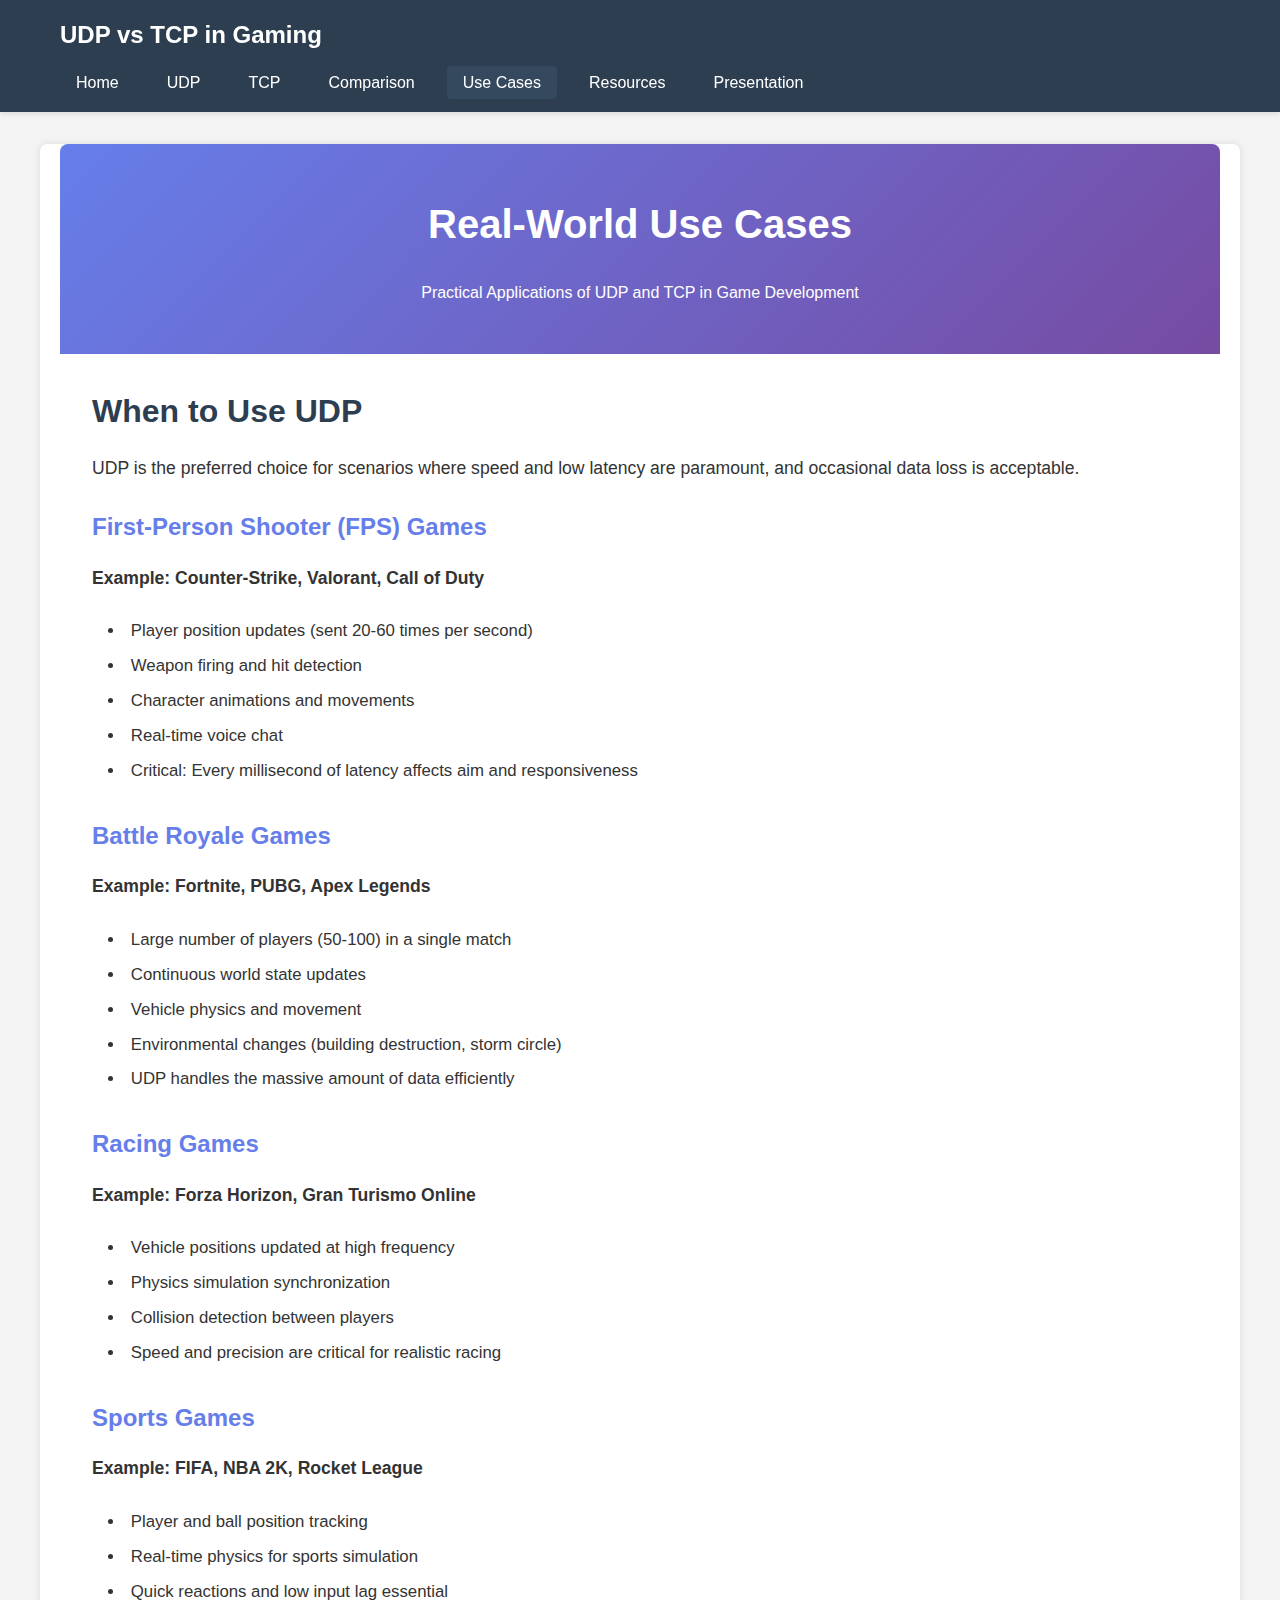
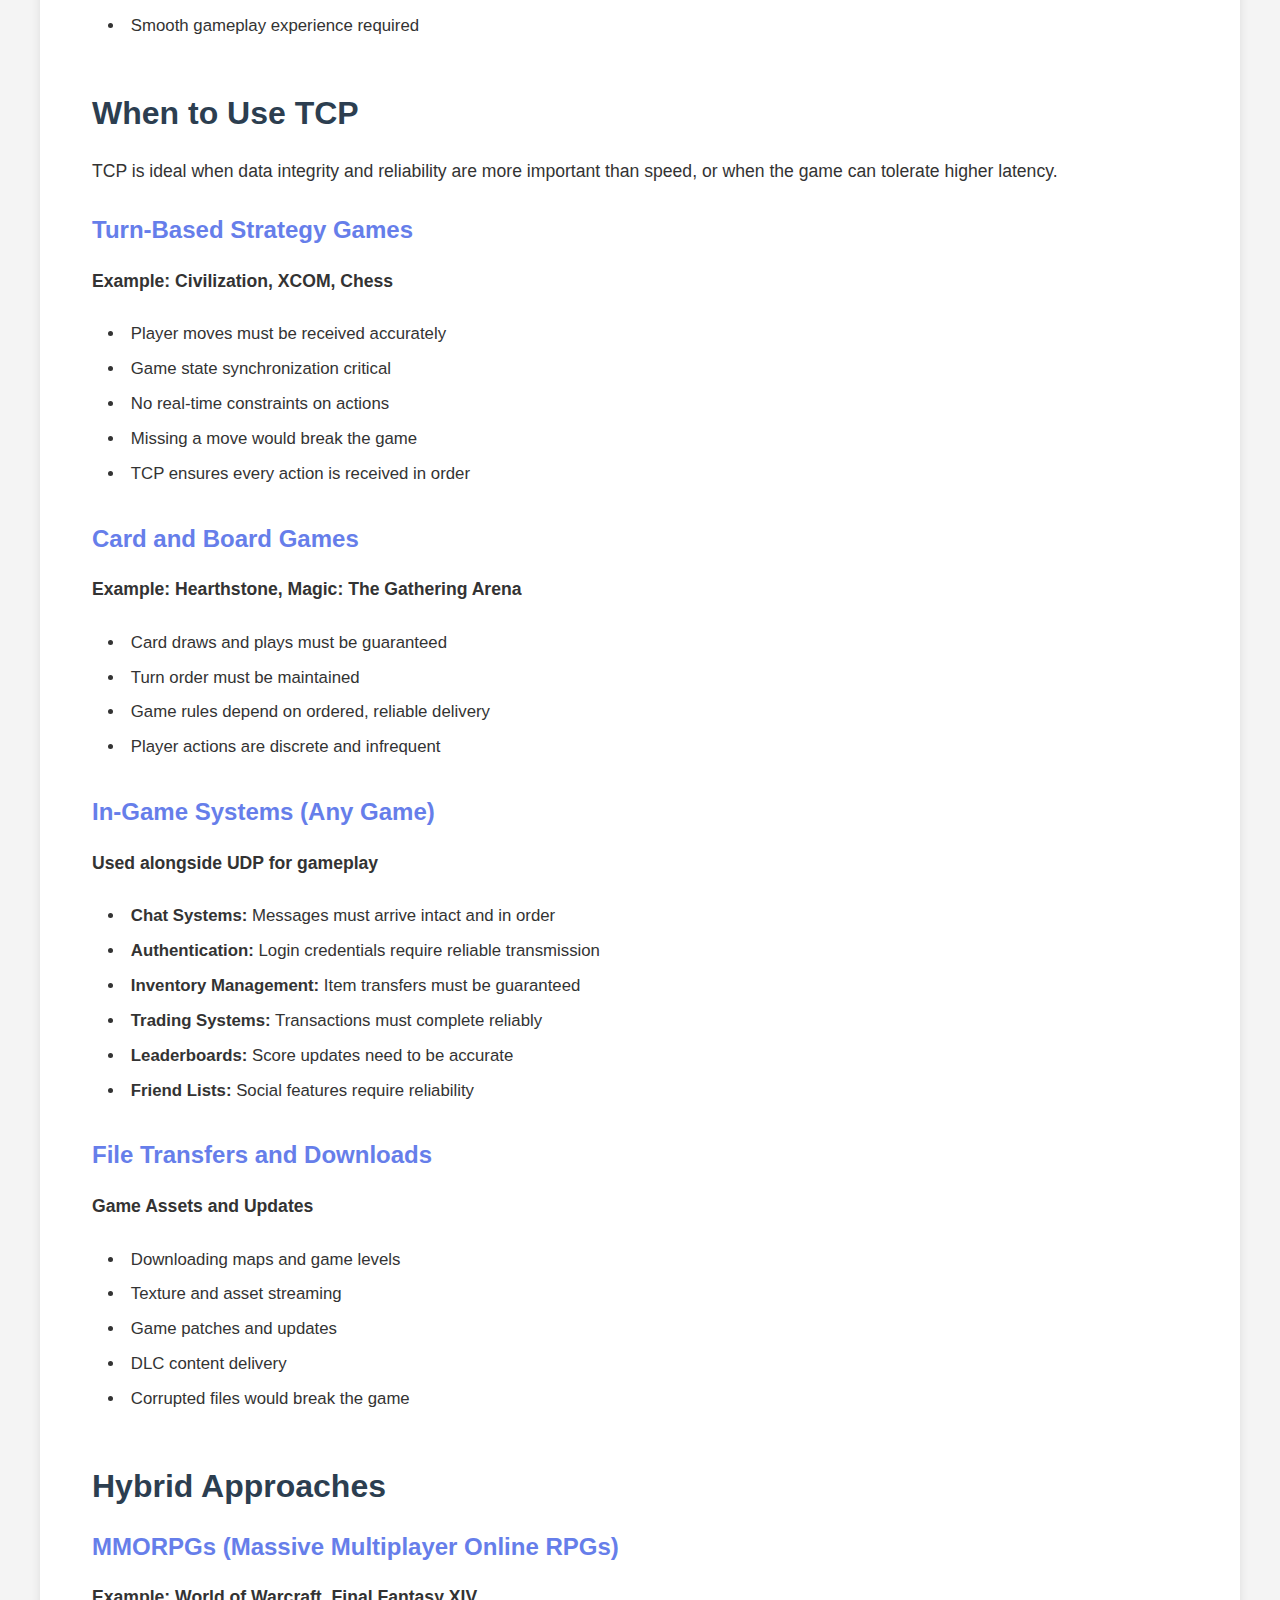
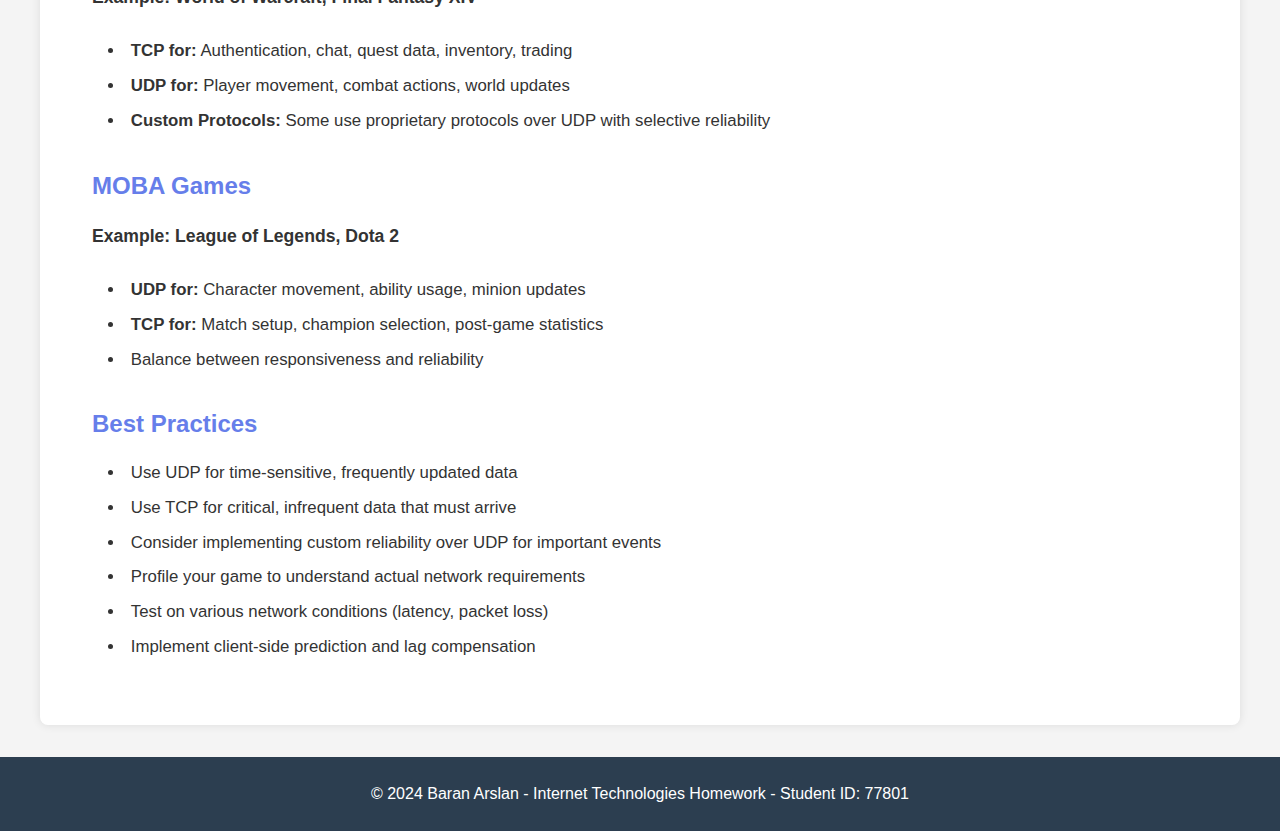
<file: usecases.html>
<!DOCTYPE html>
<html lang="en">
<head>
    <meta charset="UTF-8">
    <meta name="viewport" content="width=device-width, initial-scale=1.0">
    <title>Use Cases - UDP vs TCP in Game Development</title>
    <link rel="stylesheet" href="styles.css">
</head>
<body>
    <nav class="navbar">
        <div class="nav-container">
            <h1 class="nav-title">UDP vs TCP in Gaming</h1>
            <ul class="nav-menu">
                <li><a href="index.html">Home</a></li>
                <li><a href="udp.html">UDP</a></li>
                <li><a href="tcp.html">TCP</a></li>
                <li><a href="comparison.html">Comparison</a></li>
                <li><a href="usecases.html" class="active">Use Cases</a></li>
                <li><a href="resources.html">Resources</a></li>
                <li><a href="presentation.html">Presentation</a></li>
            </ul>
        </div>
    </nav>

    <main class="container">
        <section class="hero">
            <h1>Real-World Use Cases</h1>
            <p>Practical Applications of UDP and TCP in Game Development</p>
        </section>

        <section class="content">
            <h2>When to Use UDP</h2>
            <p>
                UDP is the preferred choice for scenarios where speed and low latency are paramount, 
                and occasional data loss is acceptable.
            </p>

            <div class="protocol-section">
                <h3>First-Person Shooter (FPS) Games</h3>
                <p>
                    <strong>Example: Counter-Strike, Valorant, Call of Duty</strong>
                </p>
                <ul>
                    <li>Player position updates (sent 20-60 times per second)</li>
                    <li>Weapon firing and hit detection</li>
                    <li>Character animations and movements</li>
                    <li>Real-time voice chat</li>
                    <li>Critical: Every millisecond of latency affects aim and responsiveness</li>
                </ul>
            </div>

            <div class="protocol-section">
                <h3>Battle Royale Games</h3>
                <p>
                    <strong>Example: Fortnite, PUBG, Apex Legends</strong>
                </p>
                <ul>
                    <li>Large number of players (50-100) in a single match</li>
                    <li>Continuous world state updates</li>
                    <li>Vehicle physics and movement</li>
                    <li>Environmental changes (building destruction, storm circle)</li>
                    <li>UDP handles the massive amount of data efficiently</li>
                </ul>
            </div>

            <div class="protocol-section">
                <h3>Racing Games</h3>
                <p>
                    <strong>Example: Forza Horizon, Gran Turismo Online</strong>
                </p>
                <ul>
                    <li>Vehicle positions updated at high frequency</li>
                    <li>Physics simulation synchronization</li>
                    <li>Collision detection between players</li>
                    <li>Speed and precision are critical for realistic racing</li>
                </ul>
            </div>

            <div class="protocol-section">
                <h3>Sports Games</h3>
                <p>
                    <strong>Example: FIFA, NBA 2K, Rocket League</strong>
                </p>
                <ul>
                    <li>Player and ball position tracking</li>
                    <li>Real-time physics for sports simulation</li>
                    <li>Quick reactions and low input lag essential</li>
                    <li>Smooth gameplay experience required</li>
                </ul>
            </div>

            <h2 style="margin-top: 3rem;">When to Use TCP</h2>
            <p>
                TCP is ideal when data integrity and reliability are more important than speed, 
                or when the game can tolerate higher latency.
            </p>

            <div class="protocol-section">
                <h3>Turn-Based Strategy Games</h3>
                <p>
                    <strong>Example: Civilization, XCOM, Chess</strong>
                </p>
                <ul>
                    <li>Player moves must be received accurately</li>
                    <li>Game state synchronization critical</li>
                    <li>No real-time constraints on actions</li>
                    <li>Missing a move would break the game</li>
                    <li>TCP ensures every action is received in order</li>
                </ul>
            </div>

            <div class="protocol-section">
                <h3>Card and Board Games</h3>
                <p>
                    <strong>Example: Hearthstone, Magic: The Gathering Arena</strong>
                </p>
                <ul>
                    <li>Card draws and plays must be guaranteed</li>
                    <li>Turn order must be maintained</li>
                    <li>Game rules depend on ordered, reliable delivery</li>
                    <li>Player actions are discrete and infrequent</li>
                </ul>
            </div>

            <div class="protocol-section">
                <h3>In-Game Systems (Any Game)</h3>
                <p>
                    <strong>Used alongside UDP for gameplay</strong>
                </p>
                <ul>
                    <li><strong>Chat Systems:</strong> Messages must arrive intact and in order</li>
                    <li><strong>Authentication:</strong> Login credentials require reliable transmission</li>
                    <li><strong>Inventory Management:</strong> Item transfers must be guaranteed</li>
                    <li><strong>Trading Systems:</strong> Transactions must complete reliably</li>
                    <li><strong>Leaderboards:</strong> Score updates need to be accurate</li>
                    <li><strong>Friend Lists:</strong> Social features require reliability</li>
                </ul>
            </div>

            <div class="protocol-section">
                <h3>File Transfers and Downloads</h3>
                <p>
                    <strong>Game Assets and Updates</strong>
                </p>
                <ul>
                    <li>Downloading maps and game levels</li>
                    <li>Texture and asset streaming</li>
                    <li>Game patches and updates</li>
                    <li>DLC content delivery</li>
                    <li>Corrupted files would break the game</li>
                </ul>
            </div>

            <h2 style="margin-top: 3rem;">Hybrid Approaches</h2>
            
            <div class="protocol-section">
                <h3>MMORPGs (Massive Multiplayer Online RPGs)</h3>
                <p>
                    <strong>Example: World of Warcraft, Final Fantasy XIV</strong>
                </p>
                <ul>
                    <li><strong>TCP for:</strong> Authentication, chat, quest data, inventory, trading</li>
                    <li><strong>UDP for:</strong> Player movement, combat actions, world updates</li>
                    <li><strong>Custom Protocols:</strong> Some use proprietary protocols over UDP with selective reliability</li>
                </ul>
            </div>

            <div class="protocol-section">
                <h3>MOBA Games</h3>
                <p>
                    <strong>Example: League of Legends, Dota 2</strong>
                </p>
                <ul>
                    <li><strong>UDP for:</strong> Character movement, ability usage, minion updates</li>
                    <li><strong>TCP for:</strong> Match setup, champion selection, post-game statistics</li>
                    <li>Balance between responsiveness and reliability</li>
                </ul>
            </div>

            <div class="protocol-section">
                <h3>Best Practices</h3>
                <ul>
                    <li>Use UDP for time-sensitive, frequently updated data</li>
                    <li>Use TCP for critical, infrequent data that must arrive</li>
                    <li>Consider implementing custom reliability over UDP for important events</li>
                    <li>Profile your game to understand actual network requirements</li>
                    <li>Test on various network conditions (latency, packet loss)</li>
                    <li>Implement client-side prediction and lag compensation</li>
                </ul>
            </div>
        </section>
    </main>

    <footer>
        <p>&copy; 2024 Baran Arslan - Internet Technologies Homework - Student ID: 77801</p>
    </footer>
</body>
</html>
</file>
<file: styles.css>
* {
    margin: 0;
    padding: 0;
    box-sizing: border-box;
}

body {
    font-family: 'Segoe UI', Tahoma, Geneva, Verdana, sans-serif;
    line-height: 1.6;
    color: #333;
    background-color: #f4f4f4;
}

/* Navigation */
.navbar {
    background-color: #2c3e50;
    color: white;
    padding: 1rem 0;
    position: sticky;
    top: 0;
    z-index: 1000;
    box-shadow: 0 2px 5px rgba(0,0,0,0.1);
}

.nav-container {
    max-width: 1200px;
    margin: 0 auto;
    padding: 0 20px;
}

.nav-title {
    font-size: 1.5rem;
    margin-bottom: 1rem;
}

.nav-menu {
    list-style: none;
    display: flex;
    flex-wrap: wrap;
    gap: 1rem;
}

.nav-menu li a {
    color: white;
    text-decoration: none;
    padding: 0.5rem 1rem;
    border-radius: 4px;
    transition: background-color 0.3s;
}

.nav-menu li a:hover,
.nav-menu li a.active {
    background-color: #34495e;
}

/* Container */
.container {
    max-width: 1200px;
    margin: 2rem auto;
    padding: 0 20px;
    background-color: white;
    border-radius: 8px;
    box-shadow: 0 0 10px rgba(0,0,0,0.1);
}

/* Hero Section */
.hero {
    text-align: center;
    padding: 3rem 2rem;
    background: linear-gradient(135deg, #667eea 0%, #764ba2 100%);
    color: white;
    border-radius: 8px 8px 0 0;
}

.hero h1 {
    font-size: 2.5rem;
    margin-bottom: 1.5rem;
}

.student-info {
    background-color: rgba(255,255,255,0.1);
    padding: 1.5rem;
    border-radius: 8px;
    display: inline-block;
    margin-top: 1rem;
}

.student-info h3 {
    margin-bottom: 1rem;
    font-size: 1.3rem;
}

.student-info p {
    font-size: 1.1rem;
    margin: 0.5rem 0;
}

/* Content Section */
.content {
    padding: 2rem;
}

.content h2 {
    color: #2c3e50;
    margin-bottom: 1rem;
    font-size: 2rem;
}

.content p {
    margin-bottom: 1.5rem;
    font-size: 1.1rem;
    line-height: 1.8;
}

/* Cards */
.intro-cards {
    display: grid;
    grid-template-columns: repeat(auto-fit, minmax(300px, 1fr));
    gap: 2rem;
    margin-top: 2rem;
}

.card {
    background-color: #f8f9fa;
    padding: 2rem;
    border-radius: 8px;
    box-shadow: 0 2px 5px rgba(0,0,0,0.1);
    transition: transform 0.3s, box-shadow 0.3s;
}

.card:hover {
    transform: translateY(-5px);
    box-shadow: 0 5px 15px rgba(0,0,0,0.2);
}

.card h3 {
    color: #667eea;
    margin-bottom: 1rem;
    font-size: 1.5rem;
}

.card p {
    margin-bottom: 1.5rem;
    color: #555;
}

/* Buttons */
.btn {
    display: inline-block;
    background-color: #667eea;
    color: white;
    padding: 0.75rem 1.5rem;
    text-decoration: none;
    border-radius: 5px;
    transition: background-color 0.3s;
    font-weight: bold;
}

.btn:hover {
    background-color: #5568d3;
}

.btn-large {
    padding: 1rem 2rem;
    font-size: 1.2rem;
}

/* Presentation Link Section */
.presentation-link {
    text-align: center;
    padding: 3rem 2rem;
    background-color: #f8f9fa;
    border-radius: 0 0 8px 8px;
}

.presentation-link h2 {
    color: #2c3e50;
    margin-bottom: 1rem;
}

.presentation-link p {
    font-size: 1.1rem;
    margin-bottom: 1.5rem;
}

/* Protocol Sections */
.protocol-section {
    margin-bottom: 2rem;
}

.protocol-section h3 {
    color: #667eea;
    margin-bottom: 1rem;
    font-size: 1.5rem;
}

.protocol-section ul {
    list-style-position: inside;
    margin-left: 1rem;
}

.protocol-section li {
    margin: 0.5rem 0;
    font-size: 1.05rem;
}

/* Comparison Table */
.comparison-table {
    width: 100%;
    border-collapse: collapse;
    margin: 2rem 0;
}

.comparison-table th,
.comparison-table td {
    padding: 1rem;
    text-align: left;
    border-bottom: 1px solid #ddd;
}

.comparison-table th {
    background-color: #667eea;
    color: white;
    font-weight: bold;
}

.comparison-table tr:hover {
    background-color: #f8f9fa;
}

/* Footer */
footer {
    background-color: #2c3e50;
    color: white;
    text-align: center;
    padding: 1.5rem;
    margin-top: 2rem;
}

/* Responsive Design */
@media (max-width: 768px) {
    .hero h1 {
        font-size: 1.8rem;
    }
    
    .nav-menu {
        flex-direction: column;
        gap: 0.5rem;
    }
    
    .intro-cards {
        grid-template-columns: 1fr;
    }
}
</file>
